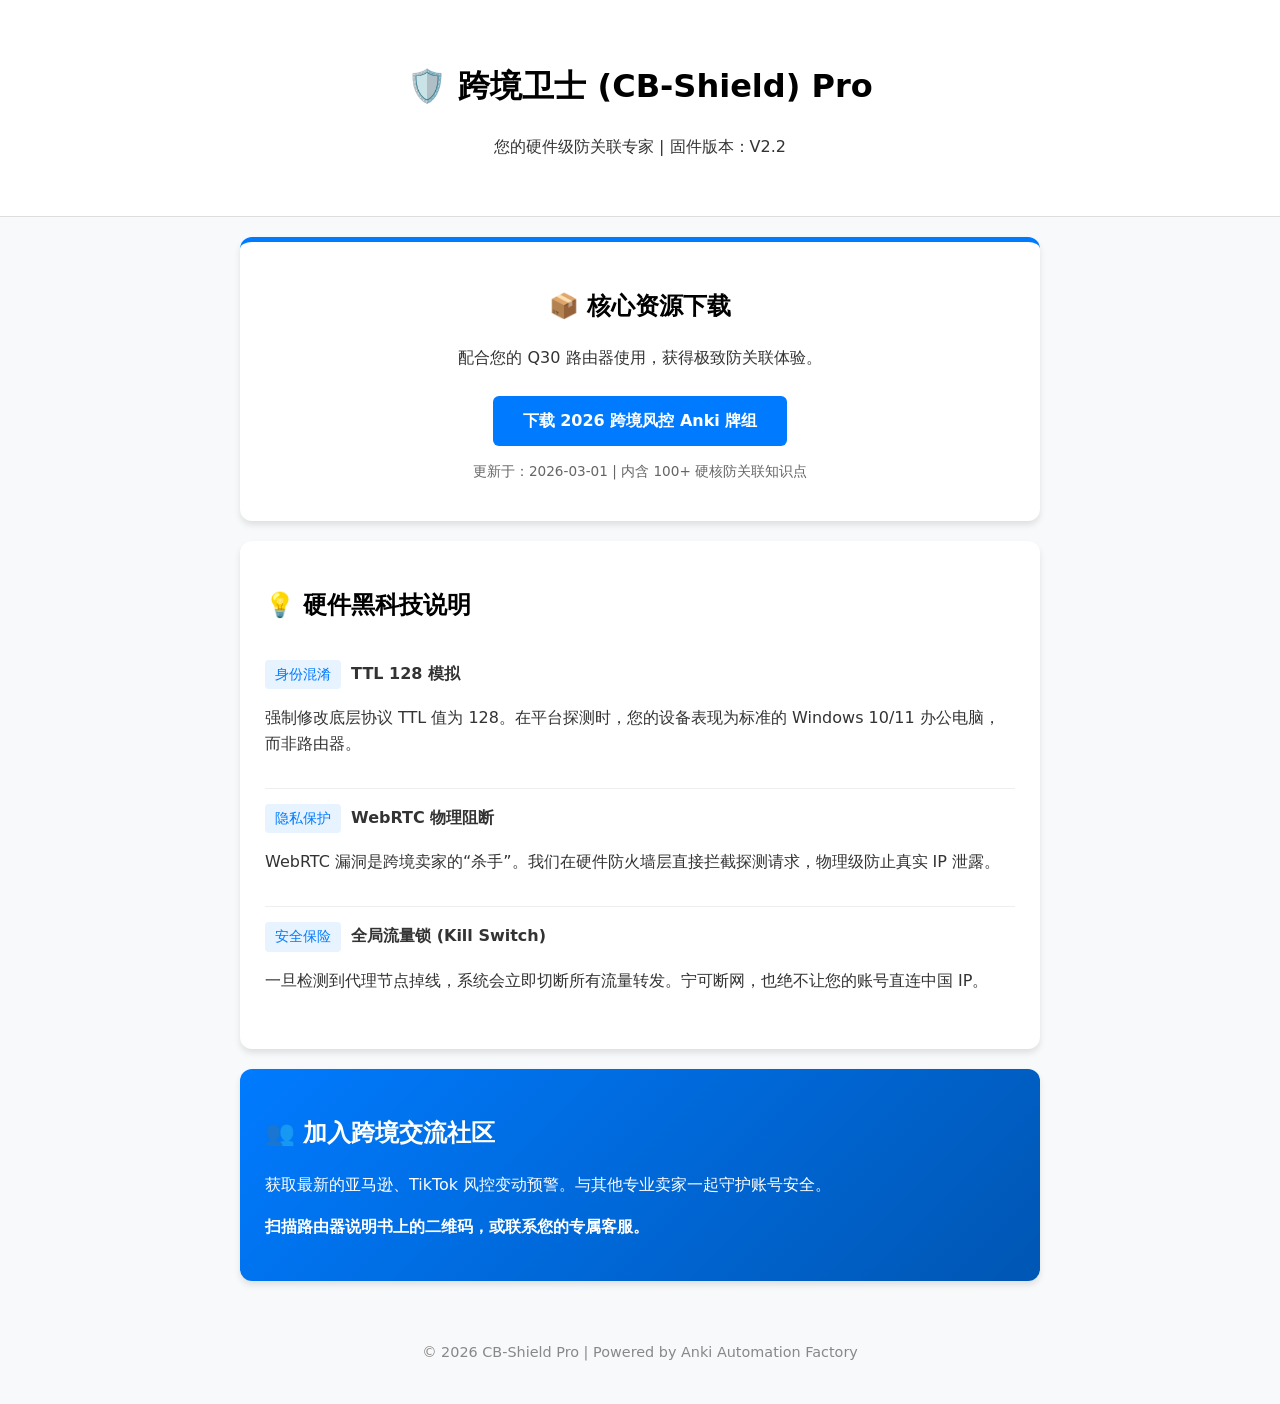
<file: index.html>
<!DOCTYPE html>
<html lang="zh-CN">
<head>
    <meta charset="UTF-8">
    <meta name="viewport" content="width=device-width, initial-scale=1.0">
    <title>跨境卫士 (CB-Shield) | 官方用户支持中心</title>
    <style>
        :root { --primary: #007bff; --bg: #f8f9fa; --text: #333; }
        body { font-family: -apple-system, system-ui, sans-serif; line-height: 1.6; color: var(--text); background: var(--bg); margin: 0; padding: 0; }
        .header { background: #fff; padding: 40px 20px; text-align: center; border-bottom: 1px solid #ddd; }
        .container { max-width: 800px; margin: 20px auto; padding: 0 20px; }
        .card { background: #fff; padding: 25px; border-radius: 12px; box-shadow: 0 4px 6px rgba(0,0,0,0.1); margin-bottom: 20px; }
        h1, h2 { color: #000; }
        .btn { display: inline-block; background: var(--primary); color: #fff; padding: 12px 30px; border-radius: 6px; text-decoration: none; font-weight: bold; margin-top: 10px; }
        .tag { display: inline-block; background: #e7f3ff; color: var(--primary); padding: 4px 10px; border-radius: 4px; font-size: 0.85em; margin-right: 5px; }
        .footer { text-align: center; padding: 40px; color: #888; font-size: 0.9em; }
        .knowledge-item { border-bottom: 1px solid #eee; padding: 15px 0; }
        .knowledge-item:last-child { border: none; }
    </style>
</head>
<body>

<div class="header">
    <h1>🛡️ 跨境卫士 (CB-Shield) Pro</h1>
    <p>您的硬件级防关联专家 | 固件版本：V2.2</p>
</div>

<div class="container">
    <div class="card" style="text-align: center; border-top: 5px solid var(--primary);">
        <h2>📦 核心资源下载</h2>
        <p>配合您的 Q30 路由器使用，获得极致防关联体验。</p>
        <a href="https://your-anki-link-here.apkg" class="btn">下载 2026 跨境风控 Anki 牌组</a>
        <p style="font-size: 0.85em; color: #666; margin-top: 15px;">
            更新于：2026-03-01 | 内含 100+ 硬核防关联知识点
        </p>
    </div>

    <div class="card">
        <h2>💡 硬件黑科技说明</h2>
        <div class="knowledge-item">
            <span class="tag">身份混淆</span> <strong>TTL 128 模拟</strong>
            <p>强制修改底层协议 TTL 值为 128。在平台探测时，您的设备表现为标准的 Windows 10/11 办公电脑，而非路由器。</p>
        </div>
        <div class="knowledge-item">
            <span class="tag">隐私保护</span> <strong>WebRTC 物理阻断</strong>
            <p>WebRTC 漏洞是跨境卖家的“杀手”。我们在硬件防火墙层直接拦截探测请求，物理级防止真实 IP 泄露。</p>
        </div>
        <div class="knowledge-item">
            <span class="tag">安全保险</span> <strong>全局流量锁 (Kill Switch)</strong>
            <p>一旦检测到代理节点掉线，系统会立即切断所有流量转发。宁可断网，也绝不让您的账号直连中国 IP。</p>
        </div>
    </div>

    <div class="card" style="background: linear-gradient(135deg, #007bff, #0056b3); color: #fff;">
        <h2 style="color: #fff;">👥 加入跨境交流社区</h2>
        <p>获取最新的亚马逊、TikTok 风控变动预警。与其他专业卖家一起守护账号安全。</p>
        <p style="font-weight: bold;">扫描路由器说明书上的二维码，或联系您的专属客服。</p>
    </div>
</div>

<div class="footer">
    &copy; 2026 CB-Shield Pro | Powered by Anki Automation Factory
</div>

</body>
</html>
</file>
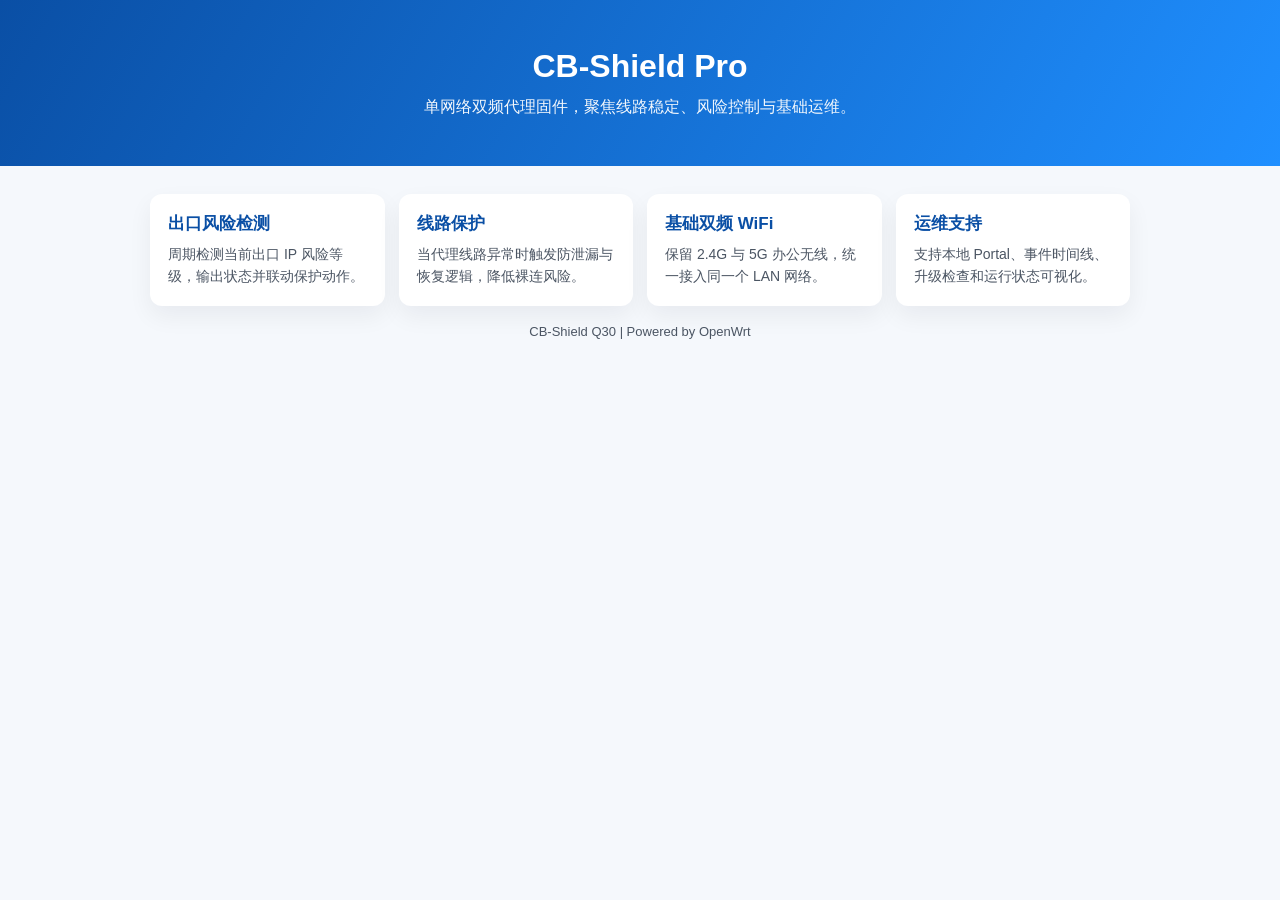
<file: packages/cb-riskcontrol/files/cb-portal.html>
<!DOCTYPE html>
<html lang="zh-CN">
<head>
    <meta charset="UTF-8">
    <meta name="viewport" content="width=device-width, initial-scale=1.0">
    <title>CB-Shield Pro 落地页</title>
    <style>
        :root {
            --primary: #0a4fa5;
            --accent: #1f8fff;
            --bg: #f5f8fc;
            --text: #1f2937;
            --subtext: #4b5563;
            --card: #ffffff;
        }
        body {
            margin: 0;
            font-family: "Segoe UI", "PingFang SC", "Microsoft YaHei", sans-serif;
            background: var(--bg);
            color: var(--text);
        }
        .hero {
            background: linear-gradient(120deg, var(--primary), var(--accent));
            color: #fff;
            padding: 48px 20px;
            text-align: center;
        }
        .hero h1 {
            margin: 0 0 12px;
            font-size: 32px;
        }
        .hero p {
            margin: 0;
            font-size: 16px;
            opacity: 0.95;
        }
        .container {
            max-width: 980px;
            margin: 28px auto;
            padding: 0 16px 24px;
        }
        .cards {
            display: grid;
            grid-template-columns: repeat(auto-fit, minmax(220px, 1fr));
            gap: 14px;
        }
        .card {
            background: var(--card);
            border-radius: 12px;
            box-shadow: 0 10px 25px rgba(15, 23, 42, 0.06);
            padding: 18px;
        }
        .card h3 {
            margin: 0 0 8px;
            font-size: 17px;
            color: var(--primary);
        }
        .card p {
            margin: 0;
            color: var(--subtext);
            line-height: 1.6;
            font-size: 14px;
        }
        .footer {
            text-align: center;
            color: var(--subtext);
            font-size: 13px;
            margin-top: 18px;
        }
    </style>
</head>
<body>
    <section class="hero">
        <h1>CB-Shield Pro</h1>
        <p>单网络双频代理固件，聚焦线路稳定、风险控制与基础运维。</p>
    </section>

    <main class="container">
        <div class="cards">
            <article class="card">
                <h3>出口风险检测</h3>
                <p>周期检测当前出口 IP 风险等级，输出状态并联动保护动作。</p>
            </article>
            <article class="card">
                <h3>线路保护</h3>
                <p>当代理线路异常时触发防泄漏与恢复逻辑，降低裸连风险。</p>
            </article>
            <article class="card">
                <h3>基础双频 WiFi</h3>
                <p>保留 2.4G 与 5G 办公无线，统一接入同一个 LAN 网络。</p>
            </article>
            <article class="card">
                <h3>运维支持</h3>
                <p>支持本地 Portal、事件时间线、升级检查和运行状态可视化。</p>
            </article>
        </div>
        <p class="footer">CB-Shield Q30 | Powered by OpenWrt</p>
    </main>
</body>
</html>
</file>
